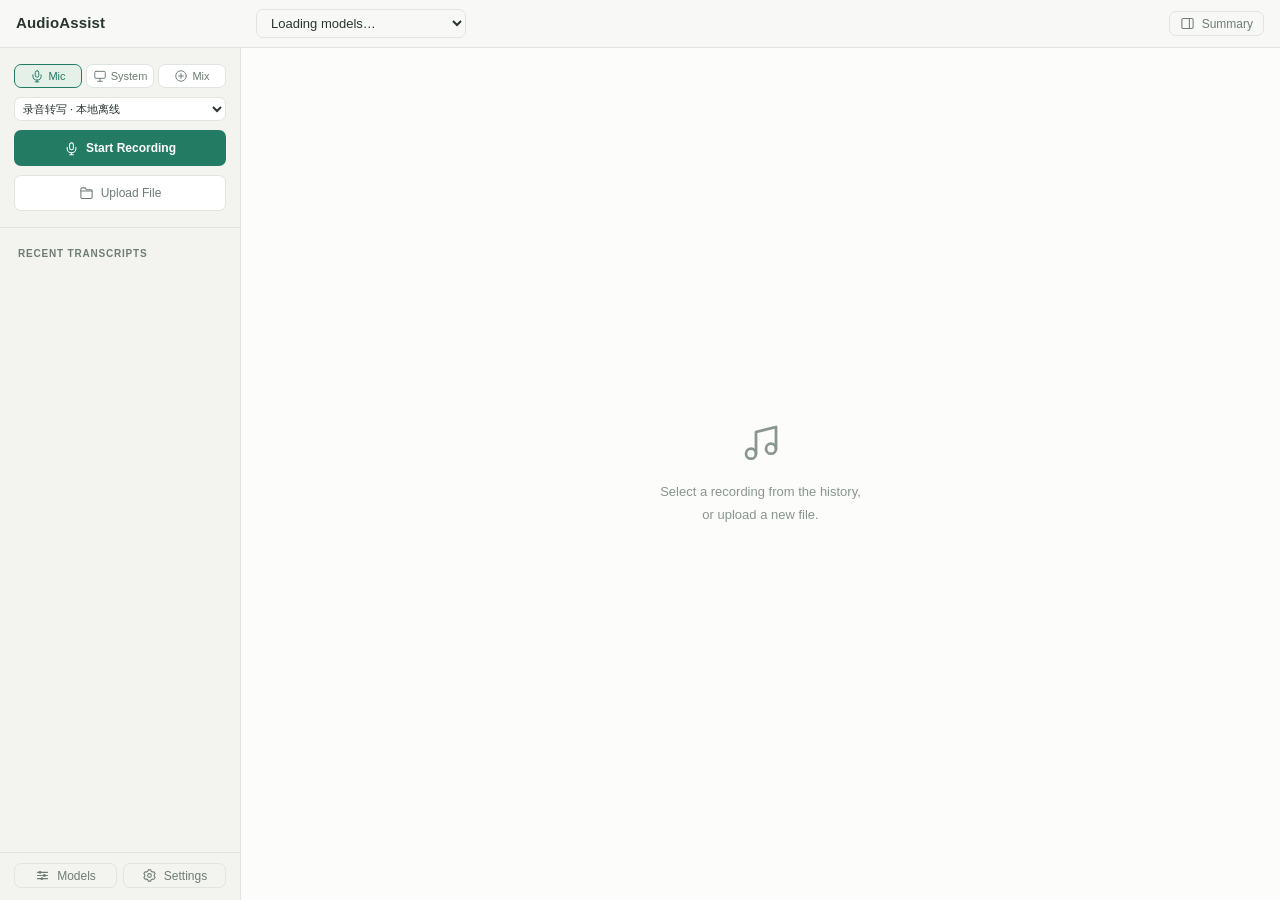
<file: ui/index.html>
<!DOCTYPE html>
<html lang="zh-CN">
<head>
  <meta charset="UTF-8" />
  <meta name="viewport" content="width=device-width, initial-scale=1.0" />
  <title>AudioAssist</title>
  <link rel="stylesheet" href="css/main.css" />
</head>
<body>
<div id="app">

  <!-- ── Toolbar ─────────────────────────────────────────────────────────── -->
  <header id="toolbar">
    <div class="toolbar-primary">
      <span class="app-title">AudioAssist</span>
      <select id="sel-engine" title="ASR engine">
        <option value="" disabled selected>Loading models…</option>
      </select>
    </div>
    <div class="toolbar-actions">
      <button id="btn-summary-toggle" class="btn-toolbar btn-with-icon" title="Toggle summary panel" aria-expanded="false">
        <svg viewBox="0 0 24 24" aria-hidden="true"><rect x="3" y="4" width="18" height="16" rx="2"/><path d="M15 4v16"/></svg>
        Summary
      </button>
    </div>
  </header>

  <!-- ── Main layout (3 columns) ─────────────────────────────────────────── -->
  <main id="main">

    <!-- ── Left: History sidebar ──────────────────────────────────────────── -->
    <nav id="history-panel">
      <div id="history-footer" class="history-create">
        <!-- Capture mode selector -->
        <div id="capture-mode-row" aria-label="Capture mode">
          <button class="btn-mode active" data-mode="mic" title="Microphone">
            <svg viewBox="0 0 24 24" aria-hidden="true"><rect x="9" y="3" width="6" height="11" rx="3"/><path d="M5 10v2a7 7 0 0 0 14 0v-2M12 19v3M9 22h6"/></svg>Mic
          </button>
          <button class="btn-mode" data-mode="system" title="System Audio">
            <svg viewBox="0 0 24 24" aria-hidden="true"><rect x="3" y="4" width="18" height="12" rx="2"/><path d="M8 21h8M12 16v5"/></svg>System
          </button>
          <button class="btn-mode" data-mode="mix" title="Microphone + System">
            <svg viewBox="0 0 24 24" aria-hidden="true"><circle cx="12" cy="12" r="9"/><path d="M12 8v8M8 12h8"/></svg>Mix
          </button>
        </div>
        <select id="recording-asr-provider" aria-label="录音转写方式" aria-describedby="recording-cloud-notice">
          <option value="local">录音转写 · 本地离线</option>
          <option value="token-plan">录音转写 · Token Plan 云端</option>
        </select>
        <p id="recording-cloud-notice" class="config-hint" hidden>录音期间，所选音源的语音片段将发送至阿里云。</p>
        <button id="btn-start-recording" class="btn-sidebar btn-sidebar-record btn-with-icon">
          <svg viewBox="0 0 24 24" aria-hidden="true"><rect x="9" y="3" width="6" height="11" rx="3"/><path d="M5 10v2a7 7 0 0 0 14 0v-2M12 19v3M9 22h6"/></svg>
          <span class="btn-label">Start Recording</span>
        </button>
        <button id="btn-upload" class="btn-sidebar btn-with-icon">
          <svg viewBox="0 0 24 24" aria-hidden="true"><path d="M3 7V5a2 2 0 0 1 2-2h5l2 3h7a2 2 0 0 1 2 2v10a2 2 0 0 1-2 2H5a2 2 0 0 1-2-2V7Z"/><path d="M3 8h18"/></svg>
          Upload File
        </button>
        <!-- Permission / preflight notice -->
        <div id="capture-perm-notice" hidden>
          <p id="capture-perm-text"></p>
          <div id="capture-perm-actions">
            <button id="btn-open-microphone-privacy" class="btn-link btn-sm" hidden>麦克风设置 →</button>
            <button id="btn-open-screen-privacy" class="btn-link btn-sm" hidden>屏幕与系统音频设置 →</button>
          </div>
        </div>
      </div>
      <div class="history-section-heading"><span>RECENT TRANSCRIPTS</span></div>
      <div id="history-list"></div>
      <div class="history-manage">
        <button id="btn-models" class="btn-toolbar btn-with-icon" title="Model library">
          <svg viewBox="0 0 24 24" aria-hidden="true"><path d="M4 7h16M4 12h16M4 17h16"/><circle cx="8" cy="7" r="1.5"/><circle cx="15" cy="12" r="1.5"/><circle cx="11" cy="17" r="1.5"/></svg>
          Models
        </button>
        <button id="btn-summary-config" class="btn-toolbar btn-with-icon" title="Settings" aria-label="Settings">
          <svg viewBox="0 0 24 24" aria-hidden="true"><path d="m10 3-.7 2.1-2.1 1.2L5 6 3 9l1.5 1.8v2.4L3 15l2 3 2.2-.3 2.1 1.2L10 21h4l.7-2.1 2.1-1.2 2.2.3 2-3-1.5-1.8v-2.4L21 9l-2-3-2.2.3-2.1-1.2L14 3Z"/><circle cx="12" cy="12" r="3"/></svg>
          Settings
        </button>
      </div>
    </nav>

    <!-- ── Resizer: history | center ────────────────────────────────────── -->
    <div class="col-resizer" id="resizer-left"></div>

    <!-- ── Center: player + transcript content ────────────────────────────── -->
    <section id="center-panel">

      <!-- Setup panel (first-run: models not downloaded) -->
      <div id="setup-panel" hidden>
        <div class="setup-title">Welcome to AudioAssist</div>
        <p class="setup-subtitle">Download the required models to get started.<br>No account or token needed.</p>
        <div class="setup-items">

          <div class="setup-item">
            <div class="setup-item-header">
              <span class="setup-item-name">ASR Model <span class="setup-item-size">(3.5 GB)</span></span>
              <span id="setup-asr-badge" class="setup-badge setup-badge-pending">Not downloaded</span>
            </div>
            <div id="setup-asr-progress" class="setup-progress" hidden>
              <div id="setup-asr-bar" class="setup-progress-fill"></div>
            </div>
            <button id="btn-setup-asr" class="btn-primary btn-sm">Download</button>
          </div>

          <div class="setup-item">
            <div class="setup-item-header">
              <span class="setup-item-name">Diarizer Model <span class="setup-item-size">(34 MB)</span></span>
              <span id="setup-diarizer-badge" class="setup-badge setup-badge-pending">Not downloaded</span>
            </div>
            <div id="setup-diarizer-progress" class="setup-progress" hidden>
              <div id="setup-diarizer-bar" class="setup-progress-fill"></div>
            </div>
            <button id="btn-setup-diarizer" class="btn-primary btn-sm">Download</button>
          </div>

        </div>
      </div>

      <!-- Empty hint (idle state) -->
      <div id="empty-hint">
        <div class="empty-hint-icon">
          <svg width="40" height="40" viewBox="0 0 24 24" fill="none"
               stroke="currentColor" stroke-width="1.5" stroke-linecap="round">
            <path d="M9 19V6l12-3v13"/>
            <circle cx="6" cy="19" r="3"/>
            <circle cx="18" cy="16" r="3"/>
          </svg>
        </div>
        <p class="empty-hint-text">Select a recording from the history,<br>or upload a new file.</p>
      </div>

      <!-- Progress panel (transcribing state) -->
      <div id="progress-panel" hidden>
        <p id="progress-filename"></p>
        <div id="progress-bar-wrap">
          <div id="progress-bar"></div>
        </div>
        <p id="progress-msg">Preparing…</p>
        <button id="btn-cancel-transcribe" class="btn-link btn-sm">Cancel</button>
      </div>

      <!-- Error panel (transcription failed) -->
      <div id="error-panel" hidden>
        <div class="error-icon">⚠</div>
        <p id="error-filename" class="error-filename"></p>
        <p id="error-msg" class="error-msg"></p>
        <button id="btn-retry" class="btn-primary btn-sm">Retry</button>
      </div>

      <!-- Transcript (done state) -->
      <div id="transcript-header" hidden>
        <div class="transcript-heading">
          <div id="transcript-title"></div>
          <span id="transcript-meta"></span>
        </div>
        <div class="transcript-actions">
          <button id="btn-high-accuracy" class="btn-primary btn-sm" hidden>高精度转写</button>
          <button id="btn-save" class="btn-save" hidden>Save</button>
          <span id="save-status" class="save-status"></span>
          <button id="btn-export-transcript" class="btn-toolbar btn-sm">Export ▾</button>
        </div>
      </div>
      <!-- Refine hint (shown while background high-accuracy ASR runs) -->
      <div id="refine-hint" class="refine-hint" hidden>
        <span id="refine-progress"></span>
        <button id="btn-cancel-refine" class="btn-link btn-sm">取消高精度转写</button>
      </div>

      <div id="transcript-list" hidden></div>

      <!-- Realtime panel (realtime state) -->
      <div id="realtime-panel" class="recording-text-panel" hidden>
        <div id="realtime-header" class="recording-text-header">
          <span id="realtime-dot" class="realtime-dot"></span>
          <span id="realtime-status" class="realtime-status-text">Idle</span>
        </div>
        <p id="realtime-segment-warning" class="recording-text-notice" role="status" hidden></p>
        <div id="realtime-list" class="recording-text-list"></div>
      </div>
      <div id="recording-draft-panel" class="recording-text-panel" hidden>
        <div class="recording-text-header">
          <span>实时转写草稿</span>
          <span id="recording-draft-status" class="realtime-status-text"></span>
        </div>
        <p id="recording-task-note" class="recording-text-notice" role="status" hidden></p>
        <div id="realtime-recovery-actions" hidden>
          <span>可从原始录音生成带说话人的转写。</span>
          <button id="btn-transcribe-recording" class="btn-primary btn-sm">高精度转写</button>
        </div>
        <div id="recording-draft-list" class="recording-text-list"></div>
      </div>

      <!-- Realtime control bar (realtime-rec / realtime-paused states) -->
      <div id="realtime-control-bar" hidden>
        <div class="rc-left">
          <span id="rc-session-name"></span>
        </div>
        <div class="rc-center">
          <span id="rc-timer" class="rc-timer">00:00</span>
          <button id="rc-btn-pause" class="btn-rc" title="Pause / Resume">⏸</button>
          <button id="rc-btn-play"  class="btn-rc" title="Play recording" disabled>▶</button>
        </div>
        <div class="rc-right">
          <button id="rc-btn-finish" class="btn-primary btn-sm">Finish</button>
        </div>
      </div>

      <!-- Player dock (shown when a completed job is loaded) -->
      <div id="player-bar" hidden>
        <div id="player-filename"></div>
        <audio id="audio-el" controls></audio>
        <div id="player-time">00:00 / 00:00</div>
      </div>

    </section>

    <!-- ── Resizer: center | summary ────────────────────────────────────── -->
    <div class="col-resizer" id="resizer-right" hidden></div>

    <!-- ── Right: Summary panel (collapsible via toolbar toggle) ──────────── -->
    <aside id="summary-panel" hidden>
      <div id="summary-inner">

        <!-- Controls row -->
        <div id="summary-controls">
          <select id="sel-template" title="Summary template"></select>
          <button id="btn-summarize" class="btn-primary btn-sm">Generate</button>
          <button id="btn-export-summary" class="btn-toolbar btn-sm" hidden>Export ▾</button>
        </div>

        <!-- Version switcher -->
        <div id="summary-versions" hidden></div>

        <!-- Output area -->
        <div id="summary-output">
          <div id="summary-placeholder" class="summary-placeholder">
            Summary will appear here
          </div>
          <div id="summary-text" hidden></div>
          <div id="summary-loading" class="summary-loading" hidden>
            <span class="summary-spinner"></span> Generating…
          </div>
        </div>

        <!-- Vertical resizer: summary-output | agent-chat -->
        <div class="summary-v-resizer" id="summary-v-resizer"></div>

        <!-- Agent chat -->
        <div id="agent-chat">
          <div id="agent-messages"></div>
          <div id="agent-tool-status" hidden></div>
          <div id="agent-input-row">
            <textarea id="agent-input" placeholder="问问题或说修改意见…" rows="2"></textarea>
            <div id="agent-input-actions">
              <button id="btn-agent-send" class="btn-primary btn-sm">Send</button>
              <button id="btn-agent-clear" class="btn-link btn-sm">Clear</button>
            </div>
          </div>
        </div>

      </div><!-- /#summary-inner -->
    </aside>

  </main>
</div>

<!-- ── Models modal (opened via toolbar "Models" button) ──────────────────── -->
<div id="models-modal" class="modal-overlay" hidden>
  <div class="modal-dialog modal-dialog-wide">
    <div class="modal-header">
      <span class="modal-title">Model Library</span>
      <button id="btn-models-close" class="btn-icon" title="Close">✕</button>
    </div>
    <div class="modal-body" id="models-list">
      <!-- Populated by JS -->
    </div>
  </div>
</div>

<!-- ── Config modal (opened via toolbar ⚙ button) ─────────────────────────── -->
<div id="config-modal" class="modal-overlay" hidden>
  <div class="modal-dialog">
    <div class="modal-header">
      <span class="modal-title">Settings</span>
      <button id="btn-modal-close" class="btn-icon" title="Close">✕</button>
    </div>
    <div class="modal-body">
      <div class="config-section-title">Appearance</div>
      <div class="config-row">
        <label for="cfg-theme">Theme</label>
        <select id="cfg-theme">
          <option value="system">Follow system</option>
          <option value="light">Light · Warm</option>
          <option value="dark">Dark · Graphite</option>
        </select>
      </div>
      <p class="config-hint">Applies immediately and is remembered on this Mac.</p>
      <div class="config-section-title">Qwen 推理后端</div>
      <div class="config-row">
        <label for="cfg-qwen-backend">默认后端</label>
        <select id="cfg-qwen-backend" disabled aria-describedby="cfg-qwen-help cfg-qwen-status"></select>
      </div>
      <p id="cfg-qwen-help" class="config-hint">保存一次，后续 Qwen 文件转写、重新转写及录音沿用。不会切换进行中的任务；断点恢复沿用原后端。不影响 Whisper。失败时明确报错，不自动回退。</p>
      <p class="config-hint">MPS / MLX 为实验性选项；Auto 在 Mac 上仍使用 CPU。</p>
      <p id="cfg-qwen-status" class="config-hint" role="status" aria-live="polite">正在读取后端设置…</p>
      <div class="config-actions">
        <button id="btn-save-qwen-backend" class="btn-primary btn-sm" disabled>保存默认后端</button>
      </div>
      <div class="config-section-title">Token Plan 录音转写</div>
      <div class="config-row">
        <label for="cfg-token-plan-key">Token Plan Key</label>
        <input id="cfg-token-plan-key" type="password" autocomplete="off" placeholder="保存在 macOS 钥匙串" />
      </div>
      <div class="config-actions">
        <button id="btn-save-token-plan-key" class="btn-primary btn-sm">保存 Token Plan Key</button>
      </div>
      <p id="cfg-token-plan-status" class="config-hint" role="status"></p>
      <div class="config-section-title">Runtime</div>
      <div id="cfg-runtime-identity" class="config-hint" role="status" aria-live="polite">
        正在读取运行版本…
      </div>
      <div class="config-section-title">API Configuration</div>
      <div class="config-row">
        <label for="cfg-base-url">Base URL</label>
        <input id="cfg-base-url" type="text" placeholder="https://api.openai.com/v1" />
      </div>
      <div class="config-row">
        <label for="cfg-api-key">API Key</label>
        <input id="cfg-api-key" type="password" placeholder="sk-…" />
      </div>
      <div class="config-row">
        <label for="cfg-model">Model</label>
        <input id="cfg-model" type="text" placeholder="gpt-4o-mini" />
      </div>
      <div class="config-actions">
        <button id="btn-save-config" class="btn-primary btn-sm">Save</button>
      </div>

      <div class="config-section-title">Templates
        <button id="btn-add-template" class="btn-link btn-sm">+ Add</button>
      </div>
      <div id="template-list"></div>

      <div class="config-section-title" style="margin-top:12px">Storage</div>
      <div class="config-row">
        <label for="cfg-output-folder">Output folder</label>
        <div class="config-folder-row">
          <input id="cfg-output-folder" type="text" readonly />
          <button id="btn-output-browse" class="btn-toolbar btn-sm">Choose…</button>
        </div>
      </div>
      <div class="config-actions">
        <button id="btn-save-storage" class="btn-primary btn-sm">Save</button>
      </div>

      <div class="config-section-title" style="margin-top:4px">Obsidian Sync</div>
      <div class="config-row">
        <label>
          <input id="cfg-obsidian-enabled" type="checkbox" />
          Enable auto-sync to Obsidian vault
        </label>
      </div>
      <div class="config-row">
        <label for="cfg-obsidian-folder">Vault folder</label>
        <div class="config-folder-row">
          <input id="cfg-obsidian-folder" type="text" placeholder="/path/to/vault/AudioAssist" readonly />
          <button id="btn-obsidian-browse" class="btn-toolbar btn-sm">Browse…</button>
        </div>
      </div>
      <div class="config-actions">
        <button id="btn-save-obsidian" class="btn-primary btn-sm">Save</button>
      </div>
    </div>
  </div>
</div>

<div id="toast" hidden></div>

<script src="js/vendor/marked.min.js"></script>
<script src="js/vendor/purify.min.js"></script>
<script src="js/theme.js"></script>
<script src="js/player.js"></script>
<script src="js/transcript.js"></script>
<script src="js/realtime.js"></script>
<script src="js/summary.js"></script>
<script src="js/history.js"></script>
<script src="js/app.js"></script>
<script src="js/resizer.js"></script>
</body>
</html>
</file>
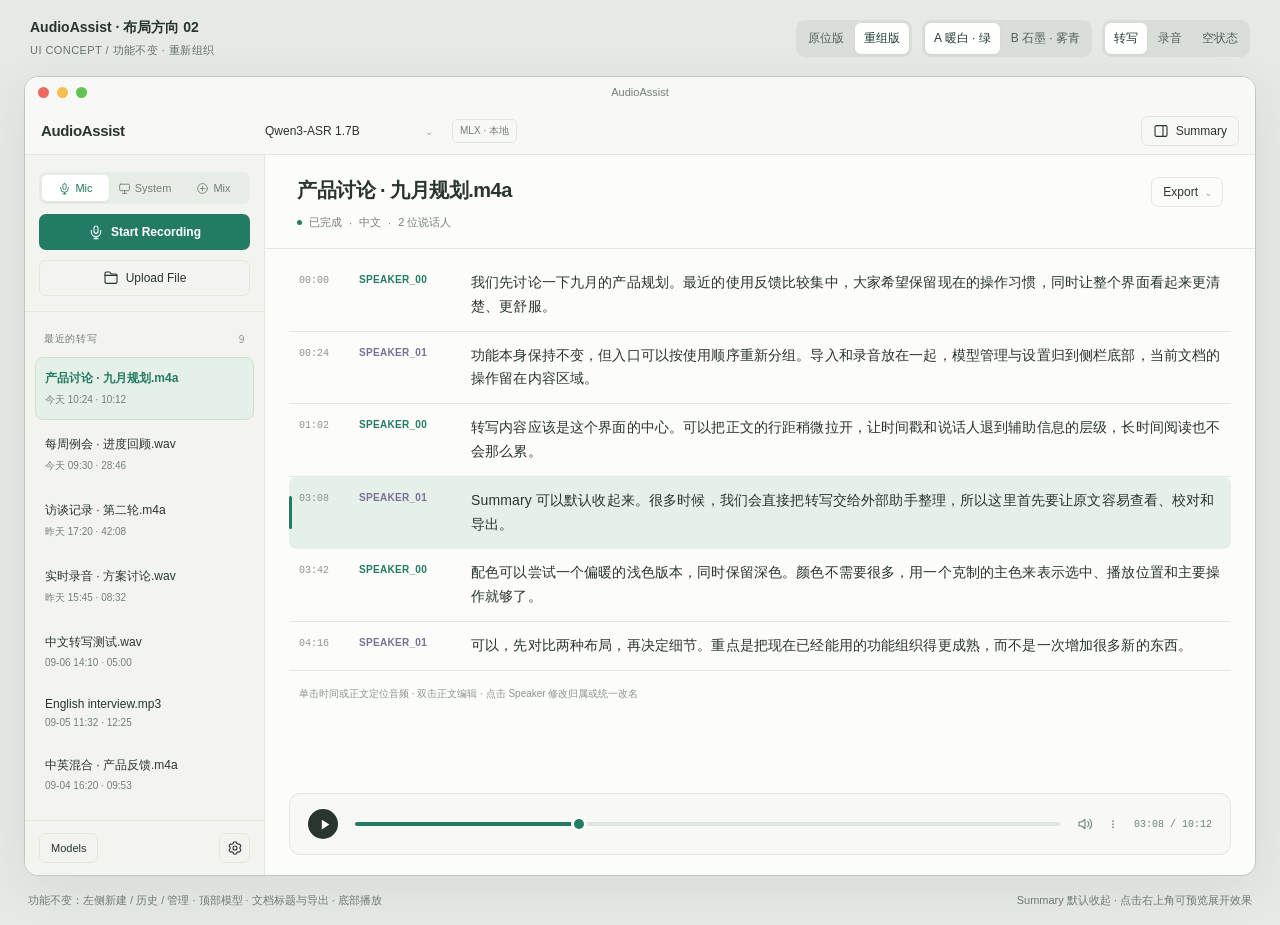
<file: docs/design/ui-refresh-preview.html>
<!doctype html>
<html lang="zh-CN">
<meta charset="utf-8">
<meta name="viewport" content="width=device-width,initial-scale=1">
<title>AudioAssist · UI 布局讨论稿</title>
<style>
*{box-sizing:border-box}body{margin:0;font:14px -apple-system,BlinkMacSystemFont,"Segoe UI",sans-serif;background:#e7e9e7;color:#26332e}button,select{font:inherit}button{cursor:pointer}button:focus-visible,select:focus-visible{outline:2px solid var(--accent,#267561);outline-offset:3px}[hidden]{display:none!important}
.review{height:76px;display:flex;align-items:center;justify-content:space-between;padding:0 30px;gap:18px}.review-title{font-size:14px;font-weight:650}.review-title small{display:block;font-size:11px;color:#65726d;font-weight:400;margin-top:6px;letter-spacing:.04em}.review-controls{display:flex;align-items:center;gap:18px}.choices{display:flex;background:#d9ded9;border-radius:9px;padding:3px;gap:2px}.choices button{border:0;background:transparent;border-radius:6px;padding:7px 12px;font-size:12px;color:#53635a}.choices button.selected{background:#fff;color:#213c30;box-shadow:0 1px 3px #0000000d}.review-label{font-size:11px;color:#738078}
.window{--canvas:#fcfcfa;--side:#f3f4f0;--bar:#f8f9f6;--surface:#ffffff;--hover:#e9ede7;--line:#e3e7e0;--text:#29352e;--muted:#728077;--dim:#8b968f;--accent:#237b64;--accent-text:#fff;--tint:#e5f0e9;--tint-border:#cce1d4;--speaker2:#787096;--speaker2-bg:#f0edf5;--shadow:0 12px 50px #26352714;--track:#dfe6df;background:var(--canvas);color:var(--text);height:800px;margin:0 24px;border:1px solid #bfc7bf;border-radius:14px;box-shadow:var(--shadow);overflow:hidden;display:flex;flex-direction:column}
.window.dark{--canvas:#191e22;--side:#1e2429;--bar:#21272c;--surface:#272e34;--hover:#2a3339;--line:#30393f;--text:#e2e8e9;--muted:#a0adb4;--dim:#84939c;--accent:#8dc5ba;--accent-text:#142b27;--tint:#253b39;--tint-border:#36534c;--speaker2:#b6afd2;--speaker2-bg:#33313f;--track:#3a454b;border-color:#3d484e}
.titlebar{height:30px;flex-shrink:0;display:flex;align-items:center;padding:0 13px;background:var(--bar);position:relative}.lights{display:flex;gap:8px}.lights i{width:11px;height:11px;border-radius:50%;background:#ed6a5f}.lights i:nth-child(2){background:#f4bf50}.lights i:nth-child(3){background:#61c454}.window-label{position:absolute;left:50%;transform:translateX(-50%);font-size:11px;color:var(--muted)}
.toolbar{height:48px;flex-shrink:0;padding:0 16px;display:flex;align-items:center;justify-content:space-between;border-bottom:1px solid var(--line);background:var(--bar)}.brand{font-size:15px;font-weight:670;letter-spacing:-.35px}.toolbar-actions{display:flex;gap:8px;align-items:center}.btn,.model{height:30px;border:1px solid var(--line);background:var(--surface);color:var(--text);border-radius:7px;padding:0 11px;font-size:12px;display:inline-flex;align-items:center;justify-content:center;gap:7px}.btn:hover{background:var(--hover)}.btn.flat{background:transparent}.btn.icon{width:31px;padding:0}.btn.active{background:var(--tint);border-color:var(--tint-border);color:var(--accent)}.model{min-width:200px;justify-content:space-between}.chev{font-size:12px;color:var(--muted)}svg{width:16px;height:16px;flex-shrink:0;fill:none;stroke:currentColor;stroke-width:1.65;stroke-linecap:round;stroke-linejoin:round}.primary{background:var(--accent)!important;color:var(--accent-text)!important;border-color:transparent!important;font-weight:550}
.main{display:flex;min-height:0;flex:1}.sidebar{width:210px;flex-shrink:0;background:var(--side);border-right:1px solid var(--line);display:flex;flex-direction:column}.history{padding:10px 8px;overflow:auto;flex:1}.session{position:relative;width:100%;text-align:left;border:1px solid transparent;background:transparent;color:var(--text);padding:11px 10px;border-radius:8px;margin:0 0 3px;display:block}.session:hover{background:var(--hover)}.session.selected{background:var(--tint);border-color:var(--tint-border)}.session-name{display:block;font-size:12px;white-space:nowrap;overflow:hidden;text-overflow:ellipsis;font-weight:520}.session-meta{display:block;font-size:10px;color:var(--muted);margin-top:6px;font-variant-numeric:tabular-nums}.session.selected .session-name{color:var(--accent);font-weight:630}.session .actions{position:absolute;right:7px;top:10px;color:var(--muted);display:none;background:var(--hover);border-radius:4px}.session:hover .actions{display:block}.footer{padding:11px 10px 12px;border-top:1px solid var(--line);display:grid;gap:8px}.footer .btn{width:100%;height:34px;justify-content:flex-start}.modes{display:flex;gap:2px;background:var(--hover);padding:3px;border-radius:8px}.modes button{flex:1;height:26px;border:0;background:transparent;border-radius:5px;color:var(--muted);font-size:11px;display:flex;align-items:center;justify-content:center;gap:4px;padding:0}.modes svg{width:13px;height:13px}.modes button.active{background:var(--surface);color:var(--accent);box-shadow:0 1px 3px #0000000c}
.center{flex:1;min-width:0;display:flex;flex-direction:column}.player{padding:17px 24px 13px;border-bottom:1px solid var(--line);background:var(--canvas)}.filename{font-weight:630;font-size:15px;letter-spacing:-.2px;margin-bottom:13px;display:flex;align-items:center;gap:9px}.filename svg{color:var(--muted)}.transport{display:flex;align-items:center;gap:14px;height:32px}.play{border:0;background:var(--text);color:var(--canvas);width:30px;height:30px;display:grid;place-items:center;border-radius:50%;padding:0}.play svg{width:13px;height:13px;fill:currentColor;stroke:none;margin-left:2px}.track{height:4px;border-radius:4px;background:var(--track);flex:1;position:relative}.track:before{content:"";position:absolute;inset:0 69% 0 0;border-radius:4px;background:var(--accent)}.track:after{content:"";position:absolute;left:31%;top:-3px;width:10px;height:10px;border-radius:50%;background:var(--accent);box-shadow:0 0 0 3px var(--canvas)}.time{font:11px ui-monospace,"SF Mono",monospace;color:var(--muted);margin-top:9px}.volume{color:var(--muted)}
.transcript-head{height:53px;display:flex;align-items:center;gap:10px;padding:0 24px;flex-shrink:0}.metadata{font-size:11px;color:var(--muted);flex:1;display:flex;align-items:center;gap:7px}.dot-ok{width:5px;height:5px;background:var(--accent);border-radius:50%;display:inline-block}.content{overflow:auto;flex:1;padding:8px 24px 30px}.rows{max-width:1050px;margin:0 auto}.row{display:grid;grid-template-columns:48px 85px minmax(0,1fr);gap:14px;padding:19px 15px;border-bottom:1px solid var(--line);border-radius:0;align-items:start;cursor:pointer}.row.current{border-radius:9px;background:var(--tint);border-bottom-color:transparent;position:relative}.row.current:before{content:"";position:absolute;left:0;top:19px;bottom:19px;width:3px;border-radius:3px;background:var(--accent)}.stamp{color:var(--dim);font:11px ui-monospace,"SF Mono",monospace;padding-top:5px}.speaker{font-size:10px;font-weight:550;color:var(--accent);background:var(--tint);padding:4px 7px;border-radius:5px;white-space:nowrap;text-align:center}.speaker.second{color:var(--speaker2);background:var(--speaker2-bg)}.words{font-size:14px;line-height:1.95;letter-spacing:.02em;margin:0;color:var(--text)}.row.current .speaker{background:var(--surface)}.reading-hint{color:var(--dim);font-size:11px;padding:24px 15px}
.summary{width:330px;flex-shrink:0;border-left:1px solid var(--line);background:var(--side);padding:14px;display:flex;flex-direction:column;gap:12px}.summary-controls{display:flex;gap:8px}.summary-controls .btn:first-child{flex:1;justify-content:space-between}.summary-sheet{flex:1;border:1px solid var(--line);border-radius:9px;background:var(--canvas);padding:19px}.small-label{font-size:10px;color:var(--muted);letter-spacing:.1em}.summary-sheet h3{font-size:16px;font-weight:600;margin:14px 0}.summary-sheet p{font-size:12px;color:var(--muted);line-height:1.9}.summary-sheet hr{border:0;border-top:1px solid var(--line);margin:22px 0}.agent{height:195px;border-top:1px solid var(--line);padding-top:14px;display:flex;flex-direction:column;justify-content:flex-end;gap:9px}.agent-input{border:1px solid var(--line);background:var(--surface);border-radius:8px;padding:12px;color:var(--dim);font-size:12px;height:64px}.agent-actions{display:flex;justify-content:flex-end;gap:7px}
.empty{flex:1;display:flex;flex-direction:column;align-items:center;justify-content:center;padding-bottom:60px}.empty-mark{width:58px;height:58px;border:1px solid var(--tint-border);background:var(--tint);border-radius:17px;display:grid;place-items:center;color:var(--accent);margin-bottom:21px}.empty-mark svg{width:29px;height:29px}.empty h2{font-size:19px;letter-spacing:-.5px;margin:0 0 12px;font-weight:570}.empty p{font-size:12px;line-height:1.9;color:var(--muted);text-align:center;margin:0}.recording-header{height:57px;padding:0 26px;display:flex;align-items:center;gap:9px;font-size:12px;color:var(--muted);border-bottom:1px solid var(--line)}.red-dot{background:#db7869;width:7px;height:7px;border-radius:50%}.live{padding:32px 40px;flex:1;overflow:auto}.live p{font-size:15px;line-height:2;color:var(--text);max-width:800px}.live .stamp{display:block;margin:24px 0 12px}.live .partial{color:var(--muted)}.caret{display:inline-block;width:2px;height:16px;background:var(--accent);vertical-align:middle;margin-left:5px}.record-control{height:62px;display:flex;align-items:center;justify-content:space-between;padding:0 24px;border-top:1px solid var(--line);background:var(--bar);font-size:12px}.record-control>div{display:flex;align-items:center;gap:10px}.record-control .counter{font:17px ui-monospace,monospace;margin-right:8px}.record-name{color:var(--muted);max-width:200px;white-space:nowrap;overflow:hidden;text-overflow:ellipsis}.bottom-note{font-size:11px;color:#6e7b72;padding:17px 28px;display:flex;justify-content:space-between}.toast{position:fixed;bottom:52px;left:50%;transform:translateX(-50%);background:#263c32;color:white;font-size:12px;padding:11px 18px;border-radius:8px;box-shadow:0 5px 20px #0002}
@media(max-width:1050px){.review{padding:0 18px}.review-controls{gap:8px}.review-label{display:none}.window{margin:0 12px}.summary{width:285px}.row{grid-template-columns:42px 75px 1fr;gap:10px}.content{padding:8px 15px}.words{font-size:13px}}
.review-controls{gap:10px}.choices button{padding:7px 9px}.window.reorganized .sidebar{width:240px}.library-label{display:none}.sidebar-utilities{display:none}.backend-note{display:none}.document-heading,.playback-dock{display:none}.window.reorganized .toolbar-actions{flex:1}.window.reorganized .brand{width:223px;flex-shrink:0}.window.reorganized .model{background:transparent;border-color:transparent;padding-left:0;min-width:180px;font-size:12px}.window.reorganized .backend-note{display:inline-flex;font-size:10px;color:var(--muted);border:1px solid var(--line);border-radius:5px;padding:4px 7px}.window.reorganized #summary-toggle{margin-left:auto}.window.reorganized .footer{padding:17px 14px 15px;border-top:0;border-bottom:1px solid var(--line);gap:10px}.window.reorganized .footer .btn{height:36px;justify-content:center}.window.reorganized .modes{order:1}.window.reorganized #start{order:2}.window.reorganized .footer>[data-demo]{order:3;background:transparent}.window.reorganized .library-label{display:flex;align-items:center;justify-content:space-between;padding:20px 19px 7px;color:var(--muted);font-size:10px;letter-spacing:.07em}.window.reorganized .library-label span{font-variant-numeric:tabular-nums;color:var(--dim)}.window.reorganized .history{padding:4px 10px}.window.reorganized .session{padding:12px 9px}.window.reorganized .sidebar-utilities{display:flex;border-top:1px solid var(--line);padding:12px 14px;gap:7px;align-items:center}.window.reorganized .sidebar-utilities .btn{background:transparent;font-size:11px}.window.reorganized .sidebar-utilities .btn:last-child{margin-left:auto}.window.reorganized .document-heading{display:flex;align-items:flex-start;justify-content:space-between;padding:28px 32px 23px;border-bottom:1px solid var(--line);gap:15px}.window.reorganized .document-heading .filename{font-size:20px;margin-bottom:11px;letter-spacing:-.5px}.window.reorganized .document-heading .filename svg{display:none}.window.reorganized .document-heading .metadata{font-size:11px}.window.reorganized .player,.window.reorganized .transcript-head{display:none}.window.reorganized .content{padding:17px 32px 15px}.window.reorganized .rows{max-width:900px}.window.reorganized .row{grid-template-columns:47px minmax(0,1fr);column-gap:17px;row-gap:8px;padding:16px 17px;border-bottom-color:transparent}.window.reorganized .row+.row{margin-top:3px}.window.reorganized .stamp{grid-column:1;grid-row:1/3;font-size:10px}.window.reorganized .speaker{grid-column:2;justify-self:start;background:transparent;padding:0;text-align:left;font-size:10px;letter-spacing:.03em}.window.reorganized .words{grid-column:2;line-height:1.8;font-size:14px;letter-spacing:.01em}.window.reorganized .reading-hint{padding:18px 17px;font-size:10px}.window.reorganized .playback-dock{display:flex;margin:0 24px 20px;padding:14px 18px;border:1px solid var(--line);border-radius:11px;background:var(--bar);gap:18px;align-items:center}.window.reorganized .playback-dock .transport{flex:1;gap:17px}.window.reorganized .playback-dock .time{margin:0;font-size:10px;white-space:nowrap}.window.reorganized .empty{padding-bottom:20px}.window.reorganized .record-control{margin:0 24px 20px;border:1px solid var(--line);border-radius:11px;height:62px}.window.reorganized .summary{width:330px}.btn:disabled{opacity:.45;cursor:default}
@media(max-width:1100px){.review-title{font-size:12px}.review-title small{font-size:9px}.choices button{font-size:10px;padding:7px}.window.reorganized .sidebar{width:215px}.window.reorganized .brand{width:198px}.window.reorganized .document-heading{padding:24px}.window.reorganized .content{padding:14px 20px}.window.reorganized .words{font-size:13px}}
.window.reorganized .content{padding:10px 24px 12px}.window.reorganized .rows{max-width:none}.window.reorganized .row{grid-template-columns:47px 99px minmax(0,1fr);column-gap:13px;row-gap:0;padding:12px 10px;border-bottom:1px solid var(--line);border-radius:0}.window.reorganized .row+.row{margin-top:0}.window.reorganized .row.current{border-radius:7px;border-bottom-color:transparent}.window.reorganized .stamp{grid-column:1;grid-row:1;padding-top:4px}.window.reorganized .speaker{grid-column:2;grid-row:1;padding:3px 5px;margin-left:-5px;max-width:99px;overflow:hidden;text-overflow:ellipsis;white-space:nowrap;font-size:10px;border-radius:4px}.window.reorganized .speaker:hover{background:var(--hover)}.window.reorganized .words{grid-column:3;grid-row:1;font-size:14px;line-height:1.7}.window.reorganized .document-heading{padding:22px 32px 18px}.window.reorganized .reading-hint{padding:16px 10px}.speaker{cursor:pointer}.words[contenteditable=true]{outline:1px solid var(--accent);outline-offset:5px;border-radius:3px;background:var(--surface)}.words.edited:after{content:' · 未保存';color:var(--accent);font-size:10px}.heading-actions{display:flex;gap:8px}.speaker-editor{position:fixed;z-index:20;width:290px;padding:17px;background:var(--surface);color:var(--text);border:1px solid var(--line);border-radius:10px;box-shadow:0 8px 32px #0003;font-size:12px}.speaker-editor h3{font-size:13px;margin:0 0 13px}.speaker-editor input[type=text]{width:100%;padding:9px;border:1px solid var(--line);border-radius:6px;background:var(--canvas);color:var(--text);font:inherit}.speaker-editor label{display:flex;align-items:center;gap:6px;margin:12px 0}.speaker-editor p{font-size:10px;color:var(--muted);line-height:1.6;margin:9px 0 13px}.speaker-editor .buttons{display:flex;justify-content:flex-end;gap:7px}.speaker-editor input[type=radio]{accent-color:var(--accent)}
</style>
<svg style="position:absolute;width:0;height:0;overflow:hidden" aria-hidden="true"><defs>
<symbol id="mic" viewBox="0 0 24 24"><rect x="9" y="3" width="6" height="11" rx="3"/><path d="M5 10v2a7 7 0 0 0 14 0v-2M12 19v3M9 22h6"/></symbol>
<symbol id="system" viewBox="0 0 24 24"><rect x="3" y="4" width="18" height="12" rx="2"/><path d="M8 21h8M12 16v5"/></symbol>
<symbol id="mix" viewBox="0 0 24 24"><circle cx="12" cy="12" r="9"/><path d="M12 8v8M8 12h8"/></symbol>
<symbol id="folder" viewBox="0 0 24 24"><path d="M3 7V5a2 2 0 0 1 2-2h5l2 3h7a2 2 0 0 1 2 2v10a2 2 0 0 1-2 2H5a2 2 0 0 1-2-2V7Z"/><path d="M3 8h18"/></symbol>
<symbol id="settings" viewBox="0 0 24 24"><path d="m10 3-.7 2.1-2.1 1.2L5 6l-2 3 1.5 1.8v2.4L3 15l2 3 2.2-.3 2.1 1.2L10 21h4l.7-2.1 2.1-1.2 2.2.3 2-3-1.5-1.8v-2.4L21 9l-2-3-2.2.3-2.1-1.2L14 3Z"/><circle cx="12" cy="12" r="3"/></symbol>
<symbol id="panel" viewBox="0 0 24 24"><rect x="3" y="4" width="18" height="16" rx="2"/><path d="M15 4v16"/></symbol>
<symbol id="file" viewBox="0 0 24 24"><path d="M14 3H6a2 2 0 0 0-2 2v14a2 2 0 0 0 2 2h12a2 2 0 0 0 2-2V9ZM14 3v6h6M9 13v4M12 11v8M15 13v4"/></symbol>
<symbol id="play" viewBox="0 0 24 24"><path d="m7 3 14 9-14 9Z"/></symbol>
<symbol id="pause" viewBox="0 0 24 24"><path d="M8 5v14M16 5v14" stroke-width="3"/></symbol>
<symbol id="volume" viewBox="0 0 24 24"><path d="M3 9h4l5-4v14l-5-4H3ZM16 8a6 6 0 0 1 0 8M19 5a10 10 0 0 1 0 14"/></symbol>
<symbol id="wave" viewBox="0 0 24 24"><path d="M3 10v4M7 6v12M12 3v18M17 7v10M21 10v4"/></symbol>
</defs></svg>
<header class="review"><div class="review-title">AudioAssist · 布局方向 02<small>UI CONCEPT / 功能不变 · 重新组织</small></div><div class="review-controls"><div class="choices" id="layouts"><button data-layout="original">原位版</button><button class="selected" data-layout="reorganized">重组版</button></div><div class="choices" id="themes"><button class="selected" data-theme="light">A 暖白 · 绿</button><button data-theme="dark">B 石墨 · 雾青</button></div><div class="choices" id="states"><button class="selected" data-state="transcript">转写</button><button data-state="recording">录音</button><button data-state="empty">空状态</button></div></div></header>
<div class="window" id="window">
 <div class="titlebar"><div class="lights"><i></i><i></i><i></i></div><span class="window-label">AudioAssist</span></div>
 <div class="toolbar"><span class="brand">AudioAssist</span><div class="toolbar-actions"><button class="model" data-demo="模型选择保留在原位置">Qwen3-ASR 1.7B <span class="chev">⌄</span></button><button class="btn flat" data-demo="模型管理保留在原位置">Models</button><button class="btn icon flat" aria-label="Settings" data-demo="设置保留在原位置"><svg><use href="#settings"/></svg></button><button class="btn flat" id="summary-toggle" aria-expanded="false"><svg><use href="#panel"/></svg>Summary</button></div></div>
 <main class="main"><aside class="sidebar"><div class="history" id="history"></div><div class="footer"><button class="btn" data-demo="文件上传：保留左下角入口"><svg><use href="#folder"/></svg>Upload File</button><div class="modes"><button class="active"><svg><use href="#mic"/></svg>Mic</button><button><svg><use href="#system"/></svg>System</button><button><svg><use href="#mix"/></svg>Mix</button></div><button class="btn primary" id="start"><svg><use href="#mic"/></svg>Start Recording</button></div></aside>
 <section class="center">
  <div id="transcript-view" style="display:contents"><div class="player"><div class="filename"><svg><use href="#file"/></svg><span id="filename">产品讨论 · 九月规划.m4a</span></div><div class="transport"><button class="play" aria-label="Play" id="play"><svg><use href="#play"/></svg></button><div class="track"></div><svg class="volume"><use href="#volume"/></svg><span class="chev">⋮</span></div><div class="time">03:08 / 10:12</div></div><div class="transcript-head"><span class="metadata"><i class="dot-ok"></i> 已完成 <span>·</span> 中文 <span>·</span> 2 位说话人</span><button class="btn flat" id="export" data-demo="导出位置保留；格式仍为 TXT / Markdown">Export <span class="chev">⌄</span></button></div><div class="content"><div class="rows" id="rows"></div><div class="reading-hint">单击定位音频 · 双击编辑文字</div></div></div>
  <div class="empty" id="empty-view" hidden><div class="empty-mark"><svg><use href="#wave"/></svg></div><h2>让每一次对话，留下清晰记录。</h2><p>从左侧选择一段录音，或上传新的音频文件。<br>也可以直接开始录音。</p></div>
  <div id="recording-view" style="display:contents" hidden><div class="recording-header"><i class="red-dot"></i><span id="record-label">正在录音</span><span style="margin-left:auto;font-size:11px">实时转写</span></div><div class="live"><span class="stamp">00:00</span><p>我们先把这次讨论的范围确定下来，先完成最重要的部分，其他内容可以在下一轮继续调整。</p><span class="stamp">00:14</span><p>界面的功能位置可以保留，让已有的使用习惯延续下来。视觉上主要调整配色、间距和文字层次。</p><span class="stamp">00:28</span><p class="partial">这样在日常使用的时候，注意力就可以集中在内容本身……<i class="caret"></i></p></div><div class="record-control"><span class="record-name">Recording · 2026-09-08</span><div><span class="counter">00:38</span><button class="btn icon" id="pause" aria-label="Pause"><svg><use href="#pause"/></svg></button><button class="btn icon" data-demo="暂停后可播放录音" aria-label="Play recording"><svg><use href="#play"/></svg></button></div><button class="btn primary" id="finish">Finish</button></div></div>
 </section>
 <aside class="summary" id="summary" hidden><div class="summary-controls"><button class="btn">General Summary <span class="chev">⌄</span></button><button class="btn primary" data-demo="讨论稿不发起摘要请求">Generate</button></div><div class="summary-sheet"><span class="small-label">SUMMARY / 示例</span><h3>九月产品讨论</h3><p>本次讨论围绕日常转写体验展开，确定了界面优化的方向与实现边界。</p><hr><h3 style="font-size:12px">讨论要点</h3><p>保持现有功能入口的位置。<br>建立清晰的文字与界面层级。<br>Summary 按需打开，转写内容优先。</p></div><div class="agent"><div class="agent-input">问问题或说修改意见…</div><div class="agent-actions"><button class="btn primary" data-demo="讨论稿不发送消息">Send</button><button class="btn flat" data-demo="此处是视觉预览">Clear</button></div></div></aside>
 </main>
</div><footer class="bottom-note"><span>布局保留：顶部模型 / 设置 / Summary · 左下上传 / 录音 · 中部播放器 / 转写</span><span>Summary 默认收起 · 点击右上角可预览展开效果</span></footer><div class="toast" id="toast" hidden></div>
<script>
const sessions=[['产品讨论 · 九月规划.m4a','今天 10:24 · 10:12'],['每周例会 · 进度回顾.wav','今天 09:30 · 28:46'],['访谈记录 · 第二轮.m4a','昨天 17:20 · 42:08'],['实时录音 · 方案讨论.wav','昨天 15:45 · 08:32'],['中文转写测试.wav','09-06 14:10 · 05:00'],['English interview.mp3','09-05 11:32 · 12:25'],['中英混合 · 产品反馈.m4a','09-04 16:20 · 09:53'],['需求评审 · 录音体验.wav','09-03 10:00 · 23:17'],['项目周会.m4a','09-02 14:30 · 36:04']];
const lines=[['00:00','SPEAKER_00','我们先讨论一下九月的产品规划。最近的使用反馈比较集中，大家希望保留现在的操作习惯，同时让整个界面看起来更清楚、更舒服。'],['00:24','SPEAKER_01','对，功能入口的位置不用调整。上传、录音还是放在左下角，模型和设置继续留在右上角。这样更新以后，就不需要重新找按钮。'],['01:02','SPEAKER_00','转写内容应该是这个界面的中心。可以把正文的行距稍微拉开，让时间戳和说话人退到辅助信息的层级，长时间阅读也不会那么累。'],['03:08','SPEAKER_01','Summary 可以默认收起来。很多时候，我们会直接把转写交给外部助手整理，所以这里首先要让原文容易查看、校对和导出。'],['03:42','SPEAKER_00','配色可以尝试一个偏暖的浅色版本，同时保留深色。颜色不需要很多，用一个克制的主色来表示选中、播放位置和主要操作就够了。'],['04:16','SPEAKER_01','可以，先看视觉稿，再决定细节。重点是把现在已经能用的功能整理得更成熟，而不是一次增加很多新的东西。']];
document.getElementById('history').innerHTML=sessions.map((s,i)=>`<button class="session ${i===0?'selected':''}"><span class="session-name">${s[0]}</span><span class="session-meta">${s[1]}</span><span class="actions">✎ ···</span></button>`).join('');
document.getElementById('rows').innerHTML=lines.map((s,i)=>`<div class="row ${i===3?'current':''}"><span class="stamp">${s[0]}</span><span class="speaker ${i%2?'second':''}">${s[1]}</span><p class="words">${s[2]}</p></div>`).join('');
let activeState='transcript';
function state(s){activeState=s;document.querySelectorAll('#states button').forEach(b=>b.classList.toggle('selected',b.dataset.state===s));['transcript','recording','empty'].forEach(k=>document.getElementById(k+'-view').hidden=k!==s);document.getElementById('start').disabled=s==='recording';document.querySelectorAll('.document-heading,.playback-dock').forEach(el=>el.hidden=s!=='transcript');}
document.querySelectorAll('[data-theme]').forEach(b=>b.onclick=()=>{document.getElementById('window').classList.toggle('dark',b.dataset.theme==='dark');document.querySelectorAll('[data-theme]').forEach(x=>x.classList.toggle('selected',x===b));});
document.querySelectorAll('[data-state]').forEach(b=>b.onclick=()=>state(b.dataset.state));
document.getElementById('summary-toggle').onclick=function(){const p=document.getElementById('summary');p.hidden=!p.hidden;this.classList.toggle('active',!p.hidden);this.setAttribute('aria-expanded',String(!p.hidden));};
document.querySelectorAll('.modes button').forEach(b=>b.onclick=()=>{document.querySelectorAll('.modes button').forEach(x=>x.classList.toggle('active',x===b));});
document.querySelectorAll('.session').forEach((b,i)=>b.onclick=()=>{document.querySelectorAll('.session').forEach(x=>x.classList.toggle('selected',x===b));document.getElementById('filename').textContent=sessions[i][0];state('transcript');});
document.querySelectorAll('.row').forEach(b=>b.onclick=()=>{document.querySelectorAll('.row').forEach(x=>x.classList.toggle('current',x===b));document.querySelector('.time').textContent=b.querySelector('.stamp').textContent+' / 10:12';});
document.getElementById('start').onclick=()=>state('recording');document.getElementById('finish').onclick=()=>state('transcript');
document.getElementById('pause').onclick=()=>{const el=document.getElementById('record-label');el.textContent=el.textContent==='正在录音'?'已暂停':'正在录音';};
let playing=false;document.getElementById('play').onclick=function(){playing=!playing;this.querySelector('use').setAttribute('href',playing?'#pause':'#play');};
let toastTimer;document.querySelectorAll('[data-demo]').forEach(b=>b.onclick=()=>{const t=document.getElementById('toast');t.textContent=b.dataset.demo;t.hidden=false;clearTimeout(toastTimer);toastTimer=setTimeout(()=>t.hidden=true,2200);});
const layoutNodes={footer:document.querySelector('.footer'),filename:document.querySelector('.filename'),metadata:document.querySelector('.metadata'),export:document.getElementById('export'),transport:document.querySelector('.transport'),time:document.querySelector('.time'),models:document.querySelector('.toolbar-actions>button:nth-child(2)'),settings:document.querySelector('[aria-label="Settings"]')};
const anchors={};Object.entries(layoutNodes).forEach(([key,node])=>{anchors[key]=document.createComment(key+' original position');node.before(anchors[key]);});
const libraryLabel=document.createElement('div');libraryLabel.className='library-label';libraryLabel.innerHTML='最近的转写 <span>9</span>';document.querySelector('.history').before(libraryLabel);
const utilities=document.createElement('div');utilities.className='sidebar-utilities';document.querySelector('.sidebar').append(utilities);
const heading=document.createElement('div');heading.className='document-heading';const headingText=document.createElement('div');heading.append(headingText);document.querySelector('.center').prepend(heading);
const dock=document.createElement('div');dock.className='playback-dock';document.querySelector('.center').append(dock);
const backendNote=document.createElement('span');backendNote.className='backend-note';backendNote.textContent='MLX · 本地';backendNote.title='示例后端信息；后端选择仍在 Settings';document.querySelector('.model').after(backendNote);
layoutNodes.models.dataset.demo='Models：管理已安装的转写模型，功能不变';layoutNodes.settings.dataset.demo='Settings：后端、保存位置等原有设置，功能不变';document.querySelector('.model').dataset.demo='转写模型选择，功能不变';document.querySelector('.footer>[data-demo]').dataset.demo='Upload File：导入音频文件，功能不变';layoutNodes.export.dataset.demo='Export：原有导出功能，功能不变';
function layout(mode){const updated=mode==='reorganized';document.getElementById('window').classList.toggle('reorganized',updated);document.querySelectorAll('[data-layout]').forEach(b=>b.classList.toggle('selected',b.dataset.layout===mode));if(updated){document.querySelector('.sidebar').prepend(layoutNodes.footer);utilities.append(layoutNodes.models,layoutNodes.settings);headingText.append(layoutNodes.filename,layoutNodes.metadata);heading.append(layoutNodes.export);dock.append(layoutNodes.transport,layoutNodes.time);}else{Object.entries(layoutNodes).forEach(([key,node])=>anchors[key].after(node));}document.querySelector('.bottom-note span').textContent=updated?'功能不变：左侧新建 / 历史 / 管理 · 顶部模型 · 文档标题与导出 · 底部播放':'原位对照：顶部模型 / 设置 / Summary · 左下上传 / 录音 · 中部播放器 / 转写';state(activeState);}
document.querySelectorAll('[data-layout]').forEach(b=>b.onclick=()=>layout(b.dataset.layout));
document.querySelectorAll('#rows .words')[1].textContent='功能本身保持不变，但入口可以按使用顺序重新分组。导入和录音放在一起，模型管理与设置归到侧栏底部，当前文档的操作留在内容区域。';
document.querySelectorAll('#rows .words')[5].textContent='可以，先对比两种布局，再决定细节。重点是把现在已经能用的功能组织得更成熟，而不是一次增加很多新的东西。';
document.querySelector('.summary-sheet p:last-child').innerHTML='按使用顺序组织现有功能入口。<br>建立清晰的文字与界面层级。<br>Summary 按需打开，转写内容优先。';
document.querySelectorAll('.live p')[1].textContent='界面的功能保持不变，但可以按使用顺序重新分组。视觉上同时调整配色、间距和文字层次。';
layout('reorganized');
const saveEdits=document.createElement('button');saveEdits.id='save-edits';saveEdits.className='btn primary';saveEdits.textContent='Save changes';saveEdits.hidden=true;layoutNodes.export.before(saveEdits);saveEdits.onclick=()=>{document.querySelectorAll('.words.edited').forEach(el=>el.classList.remove('edited'));saveEdits.hidden=true;};
document.querySelector('.reading-hint').textContent='单击时间或正文定位音频 · 双击正文编辑 · 点击 Speaker 修改归属或统一改名';
document.querySelectorAll('.words').forEach(el=>{el.addEventListener('click',ev=>{if(el.isContentEditable)ev.stopPropagation();});el.addEventListener('dblclick',ev=>{ev.stopPropagation();if(el.isContentEditable)return;const original=el.textContent;el.contentEditable='true';el.focus();function finish(save){el.contentEditable='false';el.onblur=null;el.onkeydown=null;if(!save)el.textContent=original;else if(el.textContent!==original){el.classList.add('edited');saveEdits.hidden=false;}}el.onblur=()=>finish(true);el.onkeydown=e=>{if(e.key==='Escape'){e.preventDefault();finish(false);}else if(e.key==='Enter'&&!e.shiftKey){e.preventDefault();finish(true);}};});});
function closeSpeakerEditor(){document.querySelector('.speaker-editor')?.remove();}
document.querySelectorAll('.speaker').forEach(el=>{el.tabIndex=0;el.setAttribute('role','button');el.title='修改这一段的说话人，或统一重命名';function openEditor(ev){ev.stopPropagation();closeSpeakerEditor();const old=el.textContent;const labels=[...document.querySelectorAll('#rows .speaker')];const count=labels.filter(x=>x.textContent===old).length;const panel=document.createElement('div');panel.className='speaker-editor';panel.innerHTML='<h3>修改说话人</h3><input id="speaker-name" type="text" list="known-speakers" aria-label="说话人名称"><datalist id="known-speakers"></datalist><label><input type="radio" name="speaker-scope" value="single" checked>仅修改这一段</label><label><input type="radio" name="speaker-scope" value="all"><span id="bulk-label"></span></label><p>仅限当前 session。单段纠错可选择已有说话人，也可以输入新名字。</p><div class="buttons"><button class="btn flat" id="speaker-cancel">取消</button><button class="btn primary" id="speaker-apply">应用</button></div>';document.getElementById('window').append(panel);panel.querySelector('#speaker-name').value=old;panel.querySelector('#bulk-label').textContent='统一重命名 '+old+'（'+count+' 段）';[...new Set(labels.map(x=>x.textContent))].forEach(name=>{const option=document.createElement('option');option.value=name;panel.querySelector('datalist').append(option);});const rect=el.getBoundingClientRect();panel.style.left=Math.min(rect.left,innerWidth-305)+'px';panel.style.top=Math.max(10,Math.min(rect.bottom+6,innerHeight-290))+'px';panel.querySelector('#speaker-cancel').onclick=closeSpeakerEditor;panel.querySelector('#speaker-apply').onclick=()=>{const name=panel.querySelector('#speaker-name').value.trim();if(!name)return;const all=panel.querySelector('[value=all]').checked;labels.forEach(label=>{if(label===el||(all&&label.textContent===old))label.textContent=name;});closeSpeakerEditor();};panel.onkeydown=e=>{if(e.key==='Escape')closeSpeakerEditor();};panel.querySelector('#speaker-name').focus();panel.querySelector('#speaker-name').select();}el.addEventListener('click',openEditor);el.addEventListener('keydown',e=>{if(e.key==='Enter'||e.key===' '){e.preventDefault();openEditor(e);}});});
document.addEventListener('mousedown',e=>{if(!e.target.closest('.speaker-editor,.speaker'))closeSpeakerEditor();});
document.querySelectorAll('[data-layout]').forEach(b=>b.addEventListener('click',()=>layoutNodes.export.before(saveEdits)));
</script>
</html>
</file>
<file: ui/css/main.css>
/* AudioAssist — main stylesheet */

/* ── Reset ──────────────────────────────────────────────────────────────────── */
*, *::before, *::after { box-sizing: border-box; margin: 0; padding: 0; }
/* Ensure [hidden] always wins over element-level display rules (e.g. display:flex) */
[hidden] { display: none !important; }

/* ── Design tokens ──────────────────────────────────────────────────────────── */
:root {
  --bg:           #fcfcfa;
  --bg-panel:     #f3f4f0;
  --bg-toolbar:   #f8f9f6;
  --bg-hover:     #e9ede7;
  --bg-active:    #e5f0e9;
  --bg-editing:   #fffdf3;
  --bg-input:     #ffffff;

  --border:       #e0e5de;
  --border-focus: #237b64;

  --text:         #29352e;
  --text-muted:   #6f7c74;
  --text-dim:     #8a958e;

  --accent:       #237b64;
  --accent-hover: #1c6753;
  --accent-contrast: #ffffff;
  --warn:         #bd7a20;

  --font:         -apple-system, BlinkMacSystemFont, "Segoe UI", "Helvetica Neue", sans-serif;
  --font-mono:    "SF Mono", "Cascadia Code", "Fira Code", monospace;

  --radius:       7px;
  --toolbar-h:    48px;
  --history-w:    240px;
  --summary-w:    360px;
  --summary-collapsed-w: 28px;
}

:root[data-theme="dark"] {
  --bg:           #191e22;
  --bg-panel:     #1e2429;
  --bg-toolbar:   #21272c;
  --bg-hover:     #2a3339;
  --bg-active:    #253b39;
  --bg-editing:   #2b3028;
  --bg-input:     #272e34;
  --border:       #30393f;
  --border-focus: #8dc5ba;
  --text:         #e2e8e9;
  --text-muted:   #a0adb4;
  --text-dim:     #7f8e97;
  --accent:       #8dc5ba;
  --accent-hover: #a3d5cc;
  --accent-contrast: #142b27;
  --warn:         #e8a45a;
}

/* ── Base ────────────────────────────────────────────────────────────────────── */
html, body { height: 100%; overflow: hidden; background: var(--bg); color: var(--text); }
body { font-family: var(--font); font-size: 14px; line-height: 1.5; }
button { cursor: pointer; font-family: inherit; }
select { font-family: inherit; }
button:focus-visible, select:focus-visible, input:focus-visible, textarea:focus-visible {
  outline: 2px solid var(--border-focus);
  outline-offset: 2px;
}
svg { fill: none; stroke: currentColor; stroke-width: 1.65; stroke-linecap: round; stroke-linejoin: round; }

/* ── App shell ──────────────────────────────────────────────────────────────── */
#app {
  display: flex;
  flex-direction: column;
  height: 100vh;
}

/* ── Toolbar ─────────────────────────────────────────────────────────────────── */
#toolbar {
  display: flex;
  align-items: center;
  justify-content: space-between;
  height: var(--toolbar-h);
  padding: 0 16px;
  background: var(--bg-toolbar);
  border-bottom: 1px solid var(--border);
  flex-shrink: 0;
  -webkit-app-region: drag;
}
#toolbar * { -webkit-app-region: no-drag; }

.toolbar-primary {
  display: flex;
  align-items: center;
  min-width: 0;
  gap: 18px;
}

.app-title {
  width: 222px;
  flex-shrink: 0;
  font-size: 15px;
  font-weight: 600;
  letter-spacing: 0.01em;
  color: var(--text);
}

.toolbar-actions {
  display: flex;
  align-items: center;
  gap: 8px;
}

#sel-engine {
  min-width: 210px;
  background: transparent;
  color: var(--text);
  border: 1px solid var(--border);
  border-radius: var(--radius);
  padding: 5px 10px;
  font-size: 13px;
  outline: none;
  cursor: pointer;
}
#sel-engine:hover { border-color: var(--accent); }

.btn-primary {
  background: var(--accent);
  color: var(--accent-contrast);
  border: none;
  border-radius: var(--radius);
  padding: 6px 14px;
  font-size: 13px;
  font-weight: 500;
  transition: background 0.15s;
}
.btn-primary:hover { background: var(--accent-hover); }
.btn-primary:disabled { opacity: 0.5; cursor: default; }

/* ── Main layout (3 columns) ─────────────────────────────────────────────────── */
#main {
  display: flex;
  flex: 1;
  overflow: hidden;
}

/* ── Column resizer handles ──────────────────────────────────────────────────── */
.col-resizer {
  width: 1px;
  flex-shrink: 0;
  background: var(--border);
  cursor: col-resize;
  transition: background 0.15s;
  position: relative;
  z-index: 5;
}
.col-resizer:hover,
.col-resizer.resizing { background: var(--accent); box-shadow: 0 0 0 2px color-mix(in srgb, var(--accent) 30%, transparent); }

/* ── Vertical resizer inside summary panel ───────────────────────────────────── */
.summary-v-resizer {
  height: 5px;
  flex-shrink: 0;
  background: var(--border);
  cursor: row-resize;
  transition: background 0.15s;
  border-radius: 0;
}
.summary-v-resizer:hover,
.summary-v-resizer.resizing { background: var(--accent); }

/* ── History sidebar (left) ──────────────────────────────────────────────────── */
#history-panel {
  width: var(--history-w);
  flex-shrink: 0;
  display: flex;
  flex-direction: column;
  background: var(--bg-panel);
  overflow: hidden;
}

#history-list {
  flex: 1;
  overflow-y: auto;
  padding: 4px 10px 8px;
}
#history-list::-webkit-scrollbar { width: 4px; }
#history-list::-webkit-scrollbar-track { background: transparent; }
#history-list::-webkit-scrollbar-thumb { background: var(--border); border-radius: 2px; }

.history-item {
  padding: 11px 9px;
  cursor: pointer;
  border: 1px solid transparent;
  border-radius: 8px;
  transition: background 0.1s;
  display: flex;
  align-items: center;
  gap: 4px;
}
.history-item:hover { background: var(--bg-hover); }
.history-item.active {
  background: var(--bg-active);
  border-color: color-mix(in srgb, var(--accent) 24%, transparent);
}
.history-item-recording {
  border-left-color: #e06c6c !important;
  opacity: 0.75;
  cursor: default;
}

.history-item-name {
  font-size: 12.5px;
  color: var(--text);
  white-space: nowrap;
  overflow: hidden;
  text-overflow: ellipsis;
  margin-bottom: 2px;
}

.history-item-meta {
  font-size: 11px;
  color: var(--text-dim);
}

.history-empty {
  padding: 24px 12px;
  font-size: 12px;
  color: var(--text-dim);
  text-align: center;
}

.history-item-body {
  flex: 1;
  min-width: 0;
}

.history-item-actions {
  display: none;
  align-items: center;
  gap: 2px;
  flex-shrink: 0;
}
.history-item:hover .history-item-actions { display: flex; }

.btn-history-action {
  background: none;
  border: none;
  color: var(--text-dim);
  font-size: 12px;
  padding: 2px 4px;
  border-radius: 3px;
  cursor: pointer;
  line-height: 1;
}
.btn-history-action:hover { color: var(--text); background: var(--bg-hover); }
.btn-history-delete:hover { color: #e06c6c; }

.history-item-rename-input {
  width: 100%;
  background: var(--bg-input);
  color: var(--text);
  border: 1px solid var(--border-focus);
  border-radius: 3px;
  padding: 1px 4px;
  font-size: 12px;
  font-family: inherit;
  outline: none;
  margin-bottom: 2px;
}

#history-footer {
  flex-shrink: 0;
  display: flex;
  flex-direction: column;
  gap: 9px;
  padding: 16px 14px;
  border-bottom: 1px solid var(--border);
}

.history-section-heading {
  padding: 18px 18px 7px;
  color: var(--text-muted);
  font-size: 10px;
  font-weight: 600;
  letter-spacing: 0.08em;
}

.history-manage {
  flex-shrink: 0;
  display: flex;
  align-items: center;
  gap: 6px;
  padding: 10px 14px 12px;
  border-top: 1px solid var(--border);
}
.history-manage .btn-toolbar { flex: 1; justify-content: center; }

.btn-sidebar {
  width: 100%;
  background: var(--bg-input);
  color: var(--text-muted);
  border: 1px solid var(--border);
  border-radius: var(--radius);
  min-height: 36px;
  padding: 7px 10px;
  font-size: 12px;
  text-align: center;
  transition: background 0.15s, border-color 0.15s, color 0.15s;
}
.btn-sidebar:hover {
  border-color: var(--accent);
  color: var(--accent);
  background: var(--bg-hover);
}
.btn-sidebar-record {
  background: var(--accent);
  color: var(--accent-contrast);
  border-color: transparent;
  font-weight: 600;
}
.btn-sidebar-record:hover {
  background: var(--accent-hover);
  border-color: transparent;
  color: var(--accent-contrast);
}
.btn-sidebar-record.recording {
  border-color: #e06c6c;
  color: #e06c6c;
  background: rgba(224, 108, 108, 0.08);
}
.btn-sidebar-record svg { width: 16px; height: 16px; }
.btn-sidebar:disabled { opacity: 0.5; cursor: default; }

/* ── Center panel ────────────────────────────────────────────────────────────── */
#center-panel {
  flex: 1;
  display: flex;
  flex-direction: column;
  overflow: hidden;
  position: relative;
  min-width: 0;
}
#center-panel.drag-over::after {
  content: '';
  position: absolute;
  inset: 12px;
  border: 2px dashed var(--accent);
  border-radius: 12px;
  background: rgba(91, 155, 213, 0.05);
  pointer-events: none;
}

/* Player bar */
#player-bar {
  flex-shrink: 0;
  display: flex;
  flex-direction: row;
  align-items: center;
  gap: 12px;
  margin: 0 24px 18px;
  padding: 8px 12px;
  border: 1px solid var(--border);
  border-radius: 11px;
  background: var(--bg-toolbar);
}
#player-filename {
  max-width: 150px;
  font-size: 11px;
  color: var(--text-muted);
  overflow: hidden;
  text-overflow: ellipsis;
  white-space: nowrap;
}
#audio-el {
  flex: 1;
  min-width: 150px;
  height: 36px;
  accent-color: var(--accent);
}
#audio-el::-webkit-media-controls-panel { background: var(--bg-input); }
#player-time {
  font-family: var(--font-mono);
  font-size: 11px;
  color: var(--text-muted);
  white-space: nowrap;
}

/* Empty hint */
#empty-hint {
  flex: 1;
  display: flex;
  flex-direction: column;
  align-items: center;
  justify-content: center;
  gap: 12px;
  color: var(--text-dim);
  padding: 40px;
}
.empty-hint-icon { color: var(--text-dim); }
.empty-hint-text {
  font-size: 13px;
  color: var(--text-dim);
  text-align: center;
  line-height: 1.8;
}

/* Progress panel */
#progress-panel {
  flex: 1;
  display: flex;
  flex-direction: column;
  align-items: center;
  justify-content: center;
  gap: 16px;
  padding: 40px;
}
#progress-filename {
  font-size: 13px;
  color: var(--text-muted);
  max-width: 400px;
  overflow: hidden;
  text-overflow: ellipsis;
  white-space: nowrap;
}
#progress-bar-wrap {
  width: 100%;
  max-width: 400px;
  height: 4px;
  background: var(--border);
  border-radius: 2px;
  overflow: hidden;
}
#progress-bar {
  height: 100%;
  width: 0%;
  background: var(--accent);
  border-radius: 2px;
  transition: width 0.3s ease;
}
#progress-msg {
  font-size: 13px;
  color: var(--text-muted);
}

/* Refine hint banner */
.refine-hint {
  flex-shrink: 0;
  padding: 5px 16px;
  font-size: 11px;
  color: var(--text-muted);
  background: var(--bg-panel);
  border-bottom: 1px solid var(--border);
  text-align: center;
  letter-spacing: 0.01em;
}
.refine-hint::before {
  content: "⏳ ";
}

/* Transcript header */
#transcript-header {
  display: flex;
  align-items: flex-start;
  justify-content: space-between;
  gap: 10px;
  padding: 22px 32px 18px;
  border-bottom: 1px solid var(--border);
  flex-shrink: 0;
}
.transcript-heading { min-width: 0; }
#transcript-title {
  margin-bottom: 7px;
  overflow: hidden;
  color: var(--text);
  font-size: 19px;
  font-weight: 650;
  letter-spacing: -0.02em;
  text-overflow: ellipsis;
  white-space: nowrap;
}
#transcript-meta {
  font-size: 12px;
  color: var(--text-muted);
}
.transcript-actions { display: flex; align-items: center; gap: 8px; flex-shrink: 0; }
.btn-save {
  background: var(--accent);
  color: #fff;
  border: none;
  border-radius: var(--radius);
  padding: 4px 12px;
  font-size: 12px;
  font-weight: 500;
  transition: background 0.15s;
}
.btn-save:hover { background: var(--accent-hover); }

.save-status { font-size: 12px; color: var(--text-dim); }
.save-status.has-unsaved { color: var(--warn); }

/* Transcript list */
#transcript-list {
  flex: 1;
  overflow-y: auto;
  padding: 8px 24px 12px;
}
#transcript-list::-webkit-scrollbar { width: 6px; }
#transcript-list::-webkit-scrollbar-track { background: transparent; }
#transcript-list::-webkit-scrollbar-thumb { background: var(--border); border-radius: 3px; }

/* Transcript rows */
.transcript-row {
  display: grid;
  grid-template-columns: 52px 104px minmax(0, 1fr);
  align-items: start;
  gap: 12px;
  padding: 12px 10px;
  border-bottom: 1px solid var(--border);
  border-left: 3px solid transparent;
  cursor: pointer;
  transition: background 0.1s, border-color 0.1s;
}
.transcript-row:hover { background: var(--bg-hover); }
.transcript-row.active {
  background: var(--bg-active);
  border-left-color: var(--accent);
  border-bottom-color: transparent;
  border-radius: 7px;
}
.transcript-row.unsaved { border-left-color: var(--warn); }

.row-time {
  font-family: var(--font-mono);
  font-size: 11px;
  color: var(--text-dim);
  flex-shrink: 0;
  padding-top: 3px;
}
.row-speaker {
  font-size: 11px;
  font-weight: 600;
  color: var(--accent);
  flex-shrink: 0;
  overflow: hidden;
  padding: 2px 5px;
  border-radius: 4px;
  text-overflow: ellipsis;
  white-space: nowrap;
  letter-spacing: 0.04em;
}
.row-speaker:hover { background: var(--bg-hover); }
.row-text {
  flex: 1;
  font-size: 14px;
  line-height: 1.7;
  color: var(--text);
  word-break: break-word;
  border-radius: 3px;
  padding: 1px 3px;
  outline: none;
}
.row-text.editing {
  background: var(--bg-editing);
  box-shadow: 0 0 0 1.5px var(--accent);
  cursor: text;
}

/* ── Toolbar action buttons ──────────────────────────────────────────────────── */
.btn-toolbar {
  background: none;
  border: 1px solid var(--border);
  border-radius: var(--radius);
  color: var(--text-muted);
  padding: 4px 10px;
  font-size: 12px;
  font-family: inherit;
  transition: border-color 0.15s, color 0.15s;
}
.btn-with-icon { display: inline-flex; align-items: center; justify-content: center; gap: 7px; }
.btn-with-icon svg { width: 15px; height: 15px; flex-shrink: 0; }
.btn-toolbar:hover { border-color: var(--accent); color: var(--accent); }
.btn-toolbar.active { border-color: var(--accent); color: var(--accent); }

/* ── Config modal overlay ────────────────────────────────────────────────────── */
.modal-overlay {
  position: fixed;
  inset: 0;
  background: rgba(0, 0, 0, 0.55);
  display: flex;
  align-items: center;
  justify-content: center;
  z-index: 1000;
}
.modal-dialog {
  background: var(--bg-panel);
  border: 1px solid var(--border);
  border-radius: 10px;
  width: 440px;
  max-height: 80vh;
  display: flex;
  flex-direction: column;
  overflow: hidden;
  box-shadow: 0 8px 32px rgba(0, 0, 0, 0.5);
}
.modal-header {
  display: flex;
  align-items: center;
  justify-content: space-between;
  padding: 12px 16px;
  border-bottom: 1px solid var(--border);
  flex-shrink: 0;
}
.modal-title {
  font-size: 14px;
  font-weight: 600;
  color: var(--text);
}
.modal-body {
  overflow-y: auto;
  padding: 16px;
  flex: 1;
}
.modal-body::-webkit-scrollbar { width: 4px; }
.modal-body::-webkit-scrollbar-track { background: transparent; }
.modal-body::-webkit-scrollbar-thumb { background: var(--border); border-radius: 2px; }

/* ── Summary panel (right, toggled via toolbar button) ───────────────────────── */
#summary-panel {
  width: var(--summary-w);
  flex-shrink: 0;
  display: flex;
  flex-direction: column;
  background: var(--bg-panel);
  border-left: 1px solid var(--border);
  overflow: hidden;
}

/* Summary inner content */
#summary-inner {
  flex: 1;
  min-width: 0;
  display: flex;
  flex-direction: column;
  overflow: hidden;
  padding: 10px 12px;
  gap: 8px;
}

#summary-controls {
  display: flex;
  align-items: center;
  gap: 6px;
  flex-shrink: 0;
}

#sel-template {
  flex: 1;
  background: var(--bg-input);
  color: var(--text);
  border: 1px solid var(--border);
  border-radius: var(--radius);
  padding: 4px 8px;
  font-size: 12px;
  outline: none;
  cursor: pointer;
  min-width: 0;
}
#sel-template:hover { border-color: var(--accent); }

.btn-sm { padding: 4px 10px; font-size: 12px; }

.btn-icon {
  background: none;
  border: 1px solid var(--border);
  color: var(--text-muted);
  border-radius: var(--radius);
  padding: 4px 7px;
  font-size: 14px;
  line-height: 1;
  flex-shrink: 0;
  transition: border-color 0.15s, color 0.15s;
}
.btn-icon:hover { border-color: var(--accent); color: var(--accent); }
.btn-icon.active { border-color: var(--accent); color: var(--accent); }

.btn-link {
  background: none;
  border: none;
  color: var(--accent);
  font-size: inherit;
  padding: 0;
  text-decoration: underline;
}
.btn-link:hover { color: var(--accent-hover); }

/* Version switcher */
#summary-versions {
  flex-shrink: 0;
  display: flex;
  gap: 4px;
  flex-wrap: wrap;
}
.version-btn {
  background: var(--bg-input);
  border: 1px solid var(--border);
  border-radius: var(--radius);
  color: var(--text-muted);
  font-size: 11px;
  padding: 2px 8px;
  cursor: pointer;
  transition: border-color 0.15s, color 0.15s;
}
.version-btn:hover { border-color: var(--accent); color: var(--accent); }
.version-btn.active { border-color: var(--accent); color: var(--accent); background: var(--bg-active); }

/* Summary output */
#summary-output {
  flex: 1;
  overflow-y: auto;
  background: var(--bg-input);
  border: 1px solid var(--border);
  border-radius: var(--radius);
  padding: 10px;
  min-height: 60px;
  position: relative;
}
#summary-output::-webkit-scrollbar { width: 4px; }
#summary-output::-webkit-scrollbar-track { background: transparent; }
#summary-output::-webkit-scrollbar-thumb { background: var(--border); border-radius: 2px; }

.summary-placeholder {
  color: var(--text-dim);
  font-size: 12px;
  font-style: italic;
  text-align: center;
  padding-top: 16px;
}
#summary-text {
  font-size: 13px;
  line-height: 1.65;
  color: var(--text);
  word-break: break-word;
}

/* Markdown rendering — summary text and assistant chat bubbles */
#summary-text h1, #summary-text h2, #summary-text h3,
#summary-text h4, #summary-text h5, #summary-text h6,
.chat-bubble-assistant h1, .chat-bubble-assistant h2,
.chat-bubble-assistant h3 {
  font-weight: 600;
  line-height: 1.3;
  margin: 0.6em 0 0.3em;
  color: var(--text);
}
#summary-text h1, .chat-bubble-assistant h1 { font-size: 1.15em; }
#summary-text h2, .chat-bubble-assistant h2 { font-size: 1.05em; }
#summary-text h3, .chat-bubble-assistant h3 { font-size: 0.97em; }

#summary-text p, .chat-bubble-assistant p { margin: 0.4em 0; }
#summary-text p:first-child, .chat-bubble-assistant p:first-child { margin-top: 0; }
#summary-text p:last-child,  .chat-bubble-assistant p:last-child  { margin-bottom: 0; }

#summary-text ul, #summary-text ol,
.chat-bubble-assistant ul, .chat-bubble-assistant ol {
  margin: 0.3em 0;
  padding-left: 1.4em;
}
#summary-text li, .chat-bubble-assistant li { margin: 0.15em 0; }

#summary-text strong, .chat-bubble-assistant strong { font-weight: 600; color: var(--text); }
#summary-text em,     .chat-bubble-assistant em     { font-style: italic; }

#summary-text code, .chat-bubble-assistant code {
  font-family: var(--font-mono);
  font-size: 0.88em;
  background: rgba(255,255,255,0.07);
  border-radius: 3px;
  padding: 0.1em 0.35em;
}
#summary-text pre, .chat-bubble-assistant pre {
  background: rgba(255,255,255,0.05);
  border: 1px solid var(--border);
  border-radius: var(--radius);
  padding: 8px 10px;
  overflow-x: auto;
  margin: 0.4em 0;
}
#summary-text pre code, .chat-bubble-assistant pre code {
  background: none;
  padding: 0;
}
#summary-text blockquote, .chat-bubble-assistant blockquote {
  border-left: 3px solid var(--border);
  margin: 0.4em 0;
  padding-left: 10px;
  color: var(--text-muted);
}
#summary-text hr, .chat-bubble-assistant hr {
  border: none;
  border-top: 1px solid var(--border);
  margin: 0.6em 0;
}
.summary-loading {
  display: flex;
  align-items: center;
  gap: 8px;
  color: var(--text-muted);
  font-size: 12px;
  padding-top: 16px;
  justify-content: center;
}
.summary-spinner {
  display: inline-block;
  width: 12px;
  height: 12px;
  border: 2px solid var(--border);
  border-top-color: var(--accent);
  border-radius: 50%;
  animation: spin 0.8s linear infinite;
}
@keyframes spin { to { transform: rotate(360deg); } }

.config-row {
  display: flex;
  flex-direction: column;
  gap: 3px;
  margin-bottom: 8px;
}
.config-row label {
  font-size: 11px;
  color: var(--text-muted);
  font-weight: 500;
}
.config-row input,
.config-row select {
  background: var(--bg-input);
  color: var(--text);
  border: 1px solid var(--border);
  border-radius: var(--radius);
  padding: 5px 8px;
  font-size: 12px;
  outline: none;
  font-family: var(--font-mono);
}
.config-row input:focus { border-color: var(--border-focus); }

.config-row select:focus { border-color: var(--border-focus); }
#cfg-theme { font-family: var(--font); }
.config-hint {
  color: var(--text-muted);
  font-size: 12px;
  line-height: 1.6;
  margin: 6px 0;
  overflow-wrap: anywhere;
}

#cfg-runtime-identity {
  white-space: pre-wrap;
  overflow-wrap: anywhere;
}
.config-actions {
  display: flex;
  justify-content: flex-end;
  margin-bottom: 12px;
}
.config-section-title {
  font-size: 11px;
  font-weight: 600;
  color: var(--text-muted);
  text-transform: uppercase;
  letter-spacing: 0.06em;
  display: flex;
  align-items: center;
  justify-content: space-between;
  margin-bottom: 6px;
}
.config-folder-row {
  display: flex;
  gap: 6px;
  align-items: center;
}
.config-folder-row input {
  flex: 1;
  min-width: 0;
}
.config-row label:has(input[type="checkbox"]) {
  display: flex;
  align-items: center;
  gap: 6px;
  font-size: 12px;
  color: var(--text);
  font-weight: normal;
  cursor: pointer;
}
.config-row input[type="checkbox"] {
  width: 14px;
  height: 14px;
  accent-color: var(--accent);
}

/* Template list */
.template-item {
  display: flex;
  align-items: center;
  gap: 6px;
  padding: 5px 0;
  border-bottom: 1px solid var(--border);
}
.template-item:last-child { border-bottom: none; }
.template-name {
  flex: 1;
  font-size: 12px;
  color: var(--text);
  overflow: hidden;
  text-overflow: ellipsis;
  white-space: nowrap;
}
.template-name.editing {
  background: var(--bg-editing);
  border-radius: 3px;
  padding: 2px 4px;
  outline: none;
  box-shadow: 0 0 0 1px var(--accent);
}
.btn-template-action {
  background: none;
  border: none;
  color: var(--text-dim);
  font-size: 12px;
  padding: 2px 5px;
  border-radius: 3px;
  flex-shrink: 0;
}
.btn-template-action:hover { color: var(--text); background: var(--bg-hover); }
.btn-template-action.danger:hover { color: #e06c6c; }

/* ── Agent chat ──────────────────────────────────────────────────────────────── */
#agent-chat {
  display: flex;
  flex-direction: column;
  flex-shrink: 0;
  height: 220px;
  border: 1px solid var(--border);
  border-radius: var(--radius);
  overflow: hidden;
  background: var(--bg-panel);
}

#agent-messages {
  flex: 1;
  overflow-y: auto;
  padding: 8px;
  display: flex;
  flex-direction: column;
  gap: 6px;
  min-height: 32px;
}
#agent-messages::-webkit-scrollbar { width: 4px; }
#agent-messages::-webkit-scrollbar-track { background: transparent; }
#agent-messages::-webkit-scrollbar-thumb { background: var(--border); border-radius: 2px; }

.chat-bubble {
  padding: 6px 10px;
  border-radius: 8px;
  font-size: 12px;
  line-height: 1.5;
  max-width: 92%;
  word-break: break-word;
}
.chat-bubble-user {
  white-space: pre-wrap;  /* preserve user line breaks without MD rendering */
  align-self: flex-end;
  background: var(--accent);
  color: var(--accent-contrast);
  border-radius: 8px 8px 2px 8px;
}
.chat-bubble-assistant {
  align-self: flex-start;
  background: var(--bg-input);
  color: var(--text);
  border: 1px solid var(--border);
  border-radius: 2px 8px 8px 8px;
}
.chat-bubble-assistant.chat-bubble-loading::after {
  content: '▌';
  animation: blink 0.8s step-start infinite;
}
@keyframes blink { 50% { opacity: 0; } }
.chat-bubble-error {
  color: var(--warn);
  border-color: var(--warn);
}

#agent-tool-status {
  padding: 3px 10px;
  font-size: 11px;
  color: var(--text-muted);
  background: var(--bg-panel);
  border-top: 1px solid var(--border);
  flex-shrink: 0;
}

#agent-input-row {
  display: flex;
  flex-direction: column;
  gap: 4px;
  padding: 6px;
  border-top: 1px solid var(--border);
  flex-shrink: 0;
}

#agent-input {
  width: 100%;
  background: var(--bg-input);
  color: var(--text);
  border: 1px solid var(--border);
  border-radius: var(--radius);
  padding: 5px 8px;
  font-size: 12px;
  font-family: var(--font);
  resize: none;
  outline: none;
  box-sizing: border-box;
}
#agent-input:focus { border-color: var(--border-focus); }

#agent-input-actions {
  display: flex;
  justify-content: flex-end;
  gap: 6px;
}

/* ── Realtime panel ──────────────────────────────────────────────────────── */
.recording-text-panel {
  flex: 1;
  min-height: 0;
  display: flex;
  flex-direction: column;
  overflow: hidden;
}
.recording-text-header {
  display: flex;
  align-items: center;
  gap: 8px;
  padding: 10px 16px 8px;
  border-bottom: 1px solid var(--border);
  flex-shrink: 0;
}
.realtime-dot {
  width: 8px;
  height: 8px;
  border-radius: 50%;
  background: var(--text-dim);
  flex-shrink: 0;
  transition: background 0.2s;
}
.realtime-dot.active {
  background: #e06c6c;
  box-shadow: 0 0 6px rgba(224, 108, 108, 0.6);
  animation: pulse 1.2s ease-in-out infinite;
}
@keyframes pulse {
  0%, 100% { opacity: 1; }
  50%       { opacity: 0.4; }
}
.realtime-status-text {
  font-size: 12px;
  color: var(--text-muted);
}
.recording-text-notice {
  flex-shrink: 0;
  color: var(--warn);
  font-size: 12px;
  margin: 8px 16px;
}
#realtime-recovery-actions {
  display: flex;
  align-items: center;
  justify-content: space-between;
  gap: 16px;
  margin: 12px 16px 4px;
  padding: 12px 14px;
  border: 1px solid color-mix(in srgb, var(--accent) 35%, var(--border));
  border-radius: 10px;
  background: color-mix(in srgb, var(--accent) 8%, transparent);
  color: var(--text-muted);
  font-size: 12px;
}
#realtime-recovery-actions[hidden] { display: none; }
#realtime-recovery-actions .btn-primary { flex-shrink: 0; }
.recording-text-list {
  flex: 1;
  overflow-y: auto;
  padding: 8px 0;
}
.recording-text-list::-webkit-scrollbar { width: 6px; }
.recording-text-list::-webkit-scrollbar-track { background: transparent; }
.recording-text-list::-webkit-scrollbar-thumb { background: var(--border); border-radius: 3px; }
#center-panel:has(#recording-draft-panel:not([hidden])) :is(#progress-panel, #error-panel) {
  flex: 0 0 auto;
  height: auto;
  gap: 8px;
  padding: 12px 16px;
}
.realtime-row {
  padding: 6px 16px;
  font-size: 14px;
  line-height: 1.6;
  color: var(--text);
  border-left: 3px solid transparent;
  transition: background 0.1s;
}
.realtime-row:last-child { border-left-color: var(--accent); }
.realtime-ts {
  font-family: var(--font-mono);
  font-size: 11px;
  color: var(--text-muted);
  margin-right: 4px;
}

/* ── Realtime control bar ────────────────────────────────────────────────── */
#realtime-control-bar {
  flex-shrink: 0;
  display: flex;
  align-items: center;
  justify-content: space-between;
  gap: 12px;
  padding: 10px 16px;
  background: var(--bg-panel);
  border-top: 1px solid var(--border);
  box-shadow: 0 -6px 16px rgba(0, 0, 0, 0.15);
}
.rc-left  { flex: 1; font-size: 12px; color: var(--text-muted);
            overflow: hidden; text-overflow: ellipsis; white-space: nowrap; }
.rc-center { display: flex; align-items: center; gap: 10px; flex-shrink: 0; }
.rc-right  { flex: 1; display: flex; justify-content: flex-end; }
.rc-timer  { font-family: var(--font-mono); font-size: 16px; font-weight: 600;
             color: var(--text); min-width: 44px; text-align: center; }
.btn-rc {
  background: none;
  border: 1px solid var(--border);
  border-radius: var(--radius);
  color: var(--text-muted);
  width: 30px; height: 30px;
  display: flex; align-items: center; justify-content: center;
  font-size: 14px;
  transition: border-color 0.15s, color 0.15s;
}
.btn-rc:hover:not(:disabled) { border-color: var(--accent); color: var(--accent); }
.btn-rc:disabled { opacity: 0.4; cursor: default; }

/* ── Setup panel ─────────────────────────────────────────────────────────────── */
#setup-panel {
  display: flex;
  flex-direction: column;
  align-items: center;
  justify-content: center;
  gap: 24px;
  height: 100%;
  padding: 40px 32px;
  text-align: center;
}
.setup-title { font-size: 20px; font-weight: 600; color: var(--text); }
.setup-subtitle { font-size: 13px; color: var(--text-muted); line-height: 1.6; }
.setup-items {
  display: flex;
  flex-direction: column;
  gap: 16px;
  width: 100%;
  max-width: 380px;
}
.setup-item {
  display: flex;
  flex-direction: column;
  gap: 8px;
  padding: 16px;
  background: var(--bg-panel);
  border: 1px solid var(--border);
  border-radius: var(--radius);
  text-align: left;
}
.setup-item-header {
  display: flex;
  align-items: center;
  justify-content: space-between;
  gap: 8px;
}
.setup-item-name { font-size: 13px; font-weight: 500; color: var(--text); }
.setup-item-size { font-size: 11px; color: var(--text-muted); font-weight: 400; }
.setup-badge {
  font-size: 11px;
  padding: 2px 8px;
  border-radius: 10px;
  white-space: nowrap;
}
.setup-badge-pending  { background: var(--bg-input); color: var(--text-muted); }
.setup-badge-ok       { background: #1a3a1a; color: #6dbf6d; }
.setup-badge-error    { background: #3a1a1a; color: #e06c6c; }
.setup-progress {
  height: 4px;
  background: var(--bg-input);
  border-radius: 2px;
  overflow: hidden;
}
.setup-progress.indeterminate {
  position: relative;
  overflow: hidden;
}
.setup-progress.indeterminate .setup-progress-fill {
  position: absolute;
  animation: bar-indeterminate 1.4s ease infinite;
  width: 35%;
}
.setup-progress-fill {
  height: 100%;
  background: var(--accent);
  border-radius: 2px;
  width: 0%;
  transition: width 0.2s ease;
}

/* ── Error panel ─────────────────────────────────────────────────────────────── */
#error-panel {
  display: flex;
  flex-direction: column;
  align-items: center;
  justify-content: center;
  gap: 12px;
  height: 100%;
  padding: 40px 32px;
  text-align: center;
}
.error-icon   { font-size: 36px; color: var(--warn); }
.error-filename { font-size: 13px; font-weight: 500; color: var(--text); }
.error-msg    {
  font-size: 13px;
  color: var(--text-muted);
  max-width: 380px;
  line-height: 1.6;
  white-space: pre-line;
}

/* ── Cancel button (progress panel) ─────────────────────────────────────────── */
#btn-cancel-transcribe {
  margin-top: 8px;
  color: var(--text-muted);
  font-size: 12px;
}
#btn-cancel-transcribe:hover { color: var(--warn); }

/* ── Models modal ────────────────────────────────────────────────────────────── */
.modal-dialog-wide { width: 520px; }

.model-role-header {
  font-size: 11px;
  font-weight: 600;
  text-transform: uppercase;
  letter-spacing: 0.06em;
  color: var(--text-muted);
  margin: 12px 0 4px;
}
.model-role-header:first-child { margin-top: 0; }

.model-item {
  padding: 10px 0;
  border-bottom: 1px solid var(--border);
}
.model-item:last-child { border-bottom: none; }

.model-item-info {
  display: flex;
  align-items: center;
  gap: 8px;
  flex-wrap: wrap;
}
.model-item-name {
  font-size: 13px;
  font-weight: 500;
  color: var(--text);
  flex: 1;
  min-width: 0;
}
.model-recommended { color: var(--warn); font-size: 11px; }
.model-item-size {
  font-size: 11px;
  color: var(--text-muted);
  white-space: nowrap;
}
.model-item-badge {
  font-size: 11px;
  padding: 2px 8px;
  border-radius: 10px;
  white-space: nowrap;
  flex-shrink: 0;
}
.model-badge-ok         { background: #1a3a1a; color: #6dbf6d; }
.model-badge-pending    { background: var(--bg-input); color: var(--text-muted); }
.model-badge-incomplete { background: #3a2a1a; color: #e0a060; }

.model-item-desc {
  font-size: 12px;
  color: var(--text-muted);
  margin: 4px 0;
  line-height: 1.5;
}
.model-item-progress {
  height: 3px;
  background: var(--border);
  border-radius: 2px;
  margin: 6px 0;
  overflow: hidden;
}
.model-item-bar {
  height: 100%;
  background: var(--accent);
  border-radius: 2px;
  width: 0%;
  transition: width 0.2s ease;
}
@keyframes bar-indeterminate {
  0%   { left: -35%; width: 35%; }
  60%  { left: 100%; width: 100%; }
  100% { left: 100%; width: 0%; }
}
.model-item-progress.indeterminate {
  position: relative;
  overflow: hidden;
}
.model-item-progress.indeterminate .model-item-bar {
  position: absolute;
  animation: bar-indeterminate 1.4s ease infinite;
  width: 35%;
}
.model-item-actions {
  display: flex;
  gap: 6px;
  margin-top: 6px;
}
.model-btn-delete { color: var(--text-muted); }
.model-btn-delete:hover:not(:disabled) { color: #e06c6c; }
.model-btn-delete:disabled { opacity: 0.4; cursor: default; }

/* ── Speaker rename ──────────────────────────────────────────────────────────── */
.speaker-menu {
  position: fixed;
  background: var(--bg-toolbar);
  border: 1px solid var(--border);
  border-radius: var(--radius);
  box-shadow: 0 4px 14px rgba(0,0,0,0.35);
  padding: 4px 0;
  z-index: 1000;
  min-width: 240px;
}
.speaker-menu-item {
  display: block;
  width: 100%;
  padding: 7px 14px;
  text-align: left;
  background: none;
  border: none;
  cursor: pointer;
  font-size: 13px;
  color: var(--text);
  white-space: nowrap;
}
.speaker-menu-item:hover { background: var(--bg-hover); }

/* ── Export dropdown menu ────────────────────────────────────────────────────── */
.export-menu {
  position: fixed;
  background: var(--bg-toolbar);
  border: 1px solid var(--border);
  border-radius: var(--radius);
  box-shadow: 0 4px 14px rgba(0,0,0,0.35);
  padding: 4px 0;
  z-index: 1000;
  min-width: 150px;
}
.export-item {
  display: block;
  width: 100%;
  padding: 7px 14px;
  text-align: left;
  background: none;
  border: none;
  cursor: pointer;
  font-size: 13px;
  color: var(--text);
  white-space: nowrap;
}
.export-item:hover { background: var(--bg-hover); }

/* ── Toast notification ──────────────────────────────────────────────────────── */
#toast {
  position: fixed;
  bottom: 24px;
  left: 50%;
  transform: translateX(-50%);
  background: #1e3a1e;
  color: #90cc90;
  border: 1px solid #3a6a3a;
  border-radius: var(--radius);
  padding: 8px 20px;
  font-size: 13px;
  z-index: 2000;
  pointer-events: none;
  opacity: 1;
  transition: opacity 0.3s;
}
#toast.toast-fade { opacity: 0; }

.row-speaker-input {
  font-family: var(--font);
  font-size: 11px;
  font-weight: 600;
  text-transform: uppercase;
  letter-spacing: 0.04em;
  color: var(--accent);
  background: var(--bg-input);
  border: 1px solid var(--accent);
  border-radius: 3px;
  padding: 0 5px;
  width: 90px;
  outline: none;
  line-height: 1.6;
}
.row-speaker.renaming { visibility: hidden; position: absolute; }

@media (max-width: 1050px) {
  #history-panel { width: 210px; }
  #summary-panel { width: 300px; }
  .app-title { width: 192px; }
  #sel-engine { min-width: 170px; }
  #transcript-header { padding: 18px 22px 15px; }
  #transcript-list { padding-right: 14px; padding-left: 14px; }
  .transcript-row { grid-template-columns: 46px 84px minmax(0, 1fr); gap: 9px; }
  #player-bar { margin-right: 14px; margin-left: 14px; }
  #player-filename { display: none; }
}

/* ── History session status badges (F3/F5) ───────────────────────────────── */
.history-item-queued .history-item-name::before { content: '⏳ '; }
.history-item-interrupted .history-item-name::before { content: '⚠ '; }

/* ── Capture mode selector ───────────────────────────────────────────────── */
#capture-mode-row {
  display: flex;
  gap: 4px;
}
#recording-asr-provider {
  width: 100%;
  min-width: 0;
  padding: 4px;
  font-size: 11px;
  background: var(--bg-input);
  color: var(--text);
  border: 1px solid var(--border);
  border-radius: var(--radius);
}
.btn-mode {
  flex: 1;
  background: var(--bg-input);
  color: var(--text-muted);
  border: 1px solid var(--border);
  border-radius: var(--radius);
  padding: 4px 2px;
  font-size: 11px;
  text-align: center;
  white-space: nowrap;
  overflow: hidden;
  display: flex;
  align-items: center;
  justify-content: center;
  gap: 4px;
  transition: background 0.15s, border-color 0.15s, color 0.15s;
}
.btn-mode svg { width: 14px; height: 14px; flex-shrink: 0; }
.btn-mode:hover:not(:disabled) {
  border-color: var(--accent);
  color: var(--accent);
  background: var(--bg-hover);
}
.btn-mode.active {
  background: var(--bg-active);
  border-color: var(--accent);
  color: var(--accent);
}
.btn-mode:disabled { opacity: 0.4; cursor: default; }

/* ── Capture permission notice ───────────────────────────────────────────── */
#capture-perm-notice {
  background: rgba(232, 160, 69, 0.08);
  border: 1px solid rgba(232, 160, 69, 0.3);
  border-radius: var(--radius);
  padding: 6px 8px;
  font-size: 11px;
  color: var(--warn);
  line-height: 1.4;
}
#capture-perm-notice p { margin-bottom: 4px; white-space: pre-line; }
#capture-perm-actions { display: flex; flex-wrap: wrap; gap: 4px 8px; }
</file>
